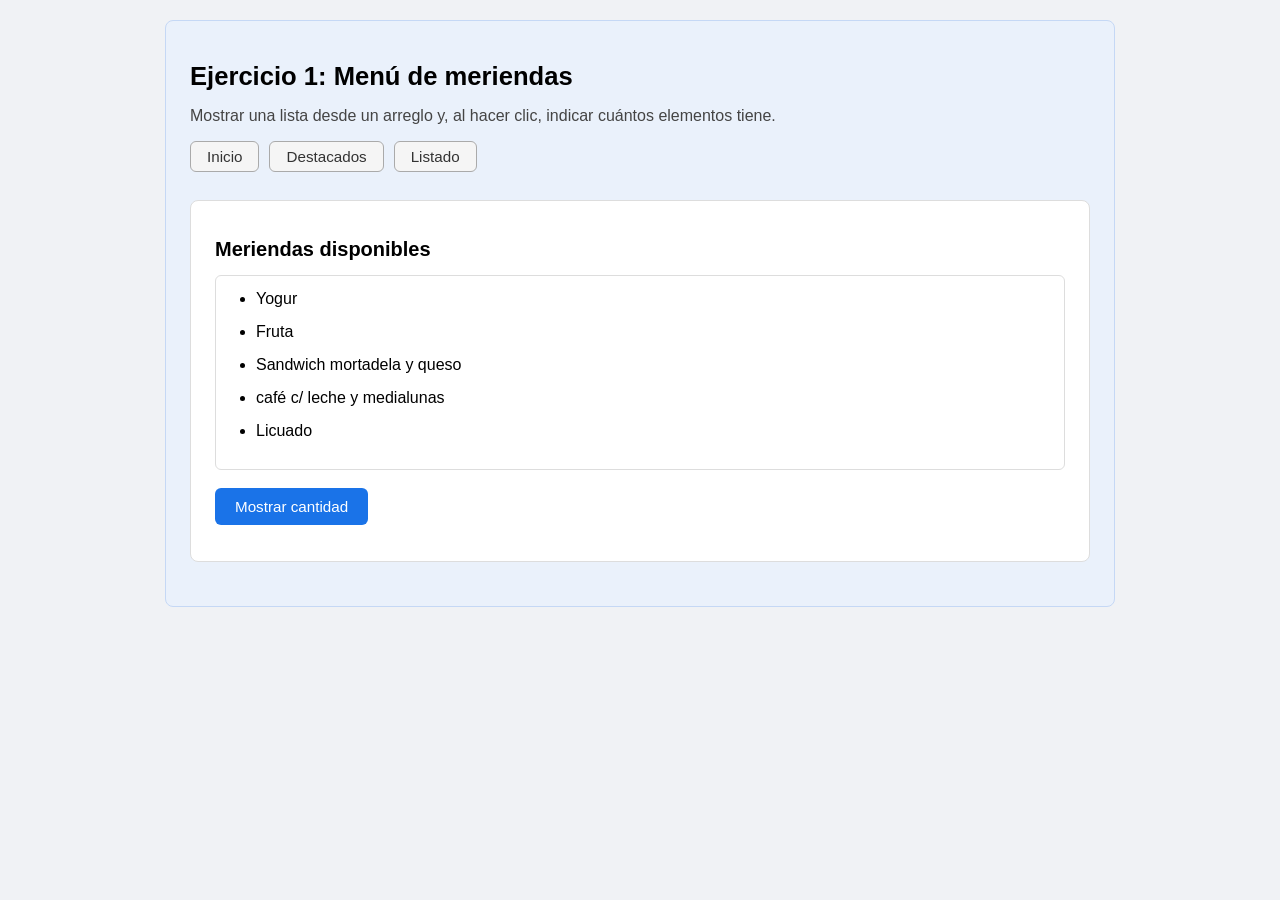
<file: index.html>
<!DOCTYPE html>
<html lang="es">
<head>
  <meta charset="UTF-8" />
  <meta name="viewport" content="width=device-width, initial-scale=1.0" />
  <title>Ejercicio 1: Menú de meriendas</title>
  <link rel="stylesheet" href="styles.css" />
</head>
<body>

  <div class="contenedor-principal">
    <h1>Ejercicio 1: Menú de meriendas</h1>
    <p class="descripcion">Mostrar una lista desde un arreglo y, al hacer clic, indicar cuántos elementos tiene.</p>

    <nav>
     <a href="index.html">Inicio</a>
     <a href="destacados.html">Destacados</a>
     <a href="listado.html">Listado</a>
    </nav>

    <div class="seccion">
      <h2>Meriendas disponibles</h2>
      <div id="lista-meriendas"></div>
      <button id="btn-cantidad">Mostrar cantidad</button>
      <p id="resultado"></p>
    </div>
  </div>
<!-- Ejercicio 1: menu de meriendas con arreglo y forEach -->
  <script>
    var meriendas = ["Yogur", "Fruta", "Sandwich mortadela y queso", "café c/ leche y medialunas", "Licuado"];

    var contenedor = document.getElementById("lista-meriendas");
    var ul = document.createElement("ul");

    meriendas.forEach(function(m) {
      var li = document.createElement("li");
      li.textContent = m;
      ul.appendChild(li);
    });

    contenedor.appendChild(ul);

    document.getElementById("btn-cantidad").addEventListener("click", function() {
      document.getElementById("resultado").textContent = "Cantidad: " + meriendas.length + " meriendas.";
    });
  </script>

</body>
</html>
</file>
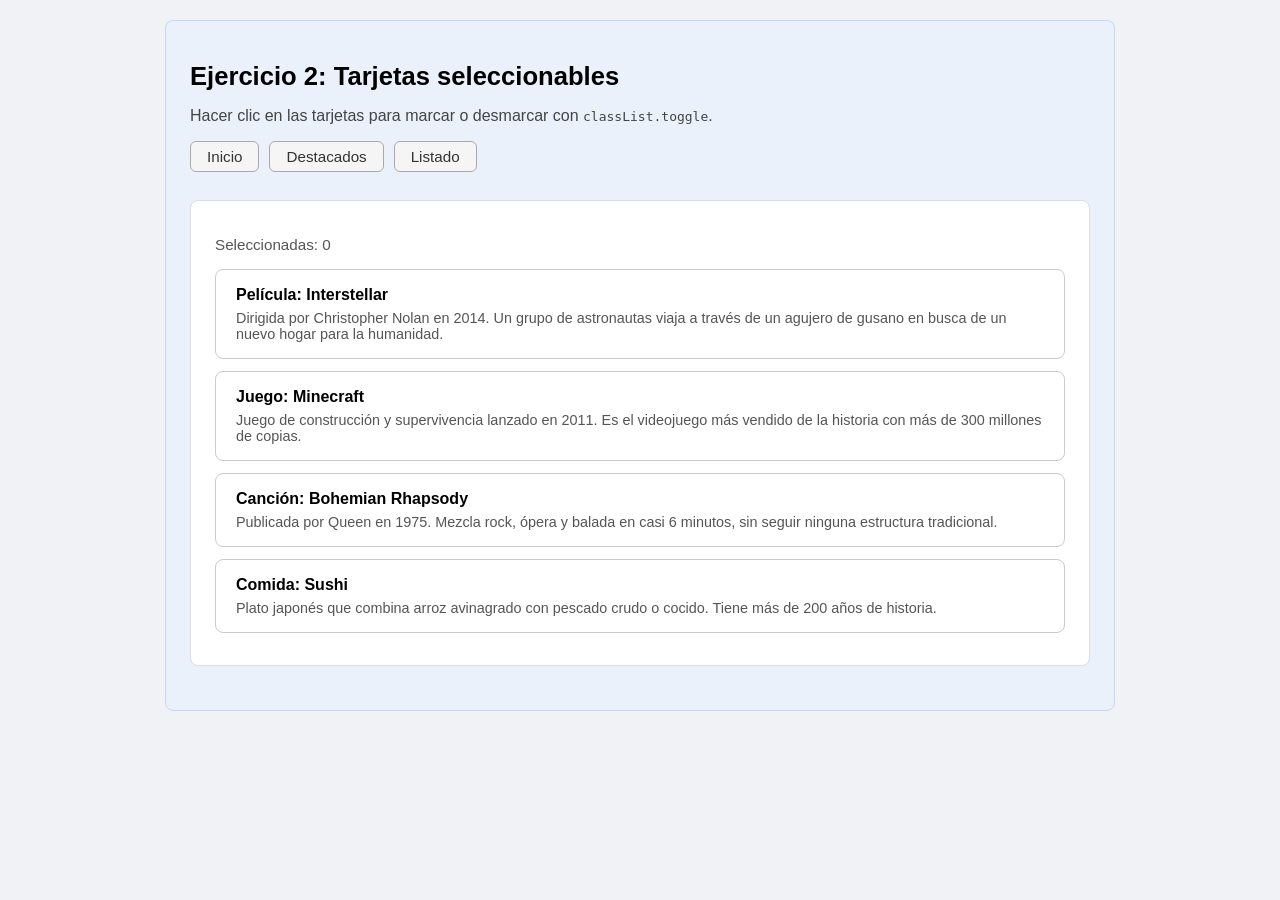
<file: destacados.html>
<!DOCTYPE html>
<html lang="es">
<head>
  <meta charset="UTF-8" />
  <meta name="viewport" content="width=device-width, initial-scale=1.0" />
  <title>Ejercicio 2: Tarjetas seleccionables</title>
  <link rel="stylesheet" href="styles.css" />
</head>
<body>

  <div class="contenedor-principal">
    <h1>Ejercicio 2: Tarjetas seleccionables</h1>
    <p class="descripcion">Hacer clic en las tarjetas para marcar o desmarcar con <code>classList.toggle</code>.</p>

    <nav>
      <a href="index.html">Inicio</a>
      <a href="destacados.html">Destacados</a>
      <a href="listado.html">Listado</a>
    </nav>
    <div class="seccion">
      <p id="contador">Seleccionadas: 0</p>
      <div id="cards-container"></div>
    </div>
  </div>
<!-- Ejercicio 2: tarjetas seleccionables con classList -->
  <script>
    var items = [
    { titulo: "Película: Interstellar", detalle: "Dirigida por Christopher Nolan en 2014. Un grupo de astronautas viaja a través de un agujero de gusano en busca de un nuevo hogar para la humanidad." },
    { titulo: "Juego: Minecraft", detalle: "Juego de construcción y supervivencia lanzado en 2011. Es el videojuego más vendido de la historia con más de 300 millones de copias." },
    { titulo: "Canción: Bohemian Rhapsody", detalle: "Publicada por Queen en 1975. Mezcla rock, ópera y balada en casi 6 minutos, sin seguir ninguna estructura tradicional." },
    { titulo: "Comida: Sushi",  detalle: "Plato japonés que combina arroz avinagrado con pescado crudo o cocido. Tiene más de 200 años de historia." }
  ];

    var contenedor = document.getElementById("cards-container");
    var contadorEl = document.getElementById("contador");

    function actualizarContador() {
      var n = document.querySelectorAll(".card.seleccionada").length;
      contadorEl.textContent = "Seleccionadas: " + n;
    }

    items.forEach(function(item) {
      var div = document.createElement("div");
      div.className = "card";
      div.innerHTML = "<h3>" + item.titulo + "</h3><p>" + item.detalle + "</p>";
      div.addEventListener("click", function() {
        div.classList.toggle("seleccionada");
        actualizarContador();
      });
      contenedor.appendChild(div);
    });
  </script>

</body>
</html>
</file>
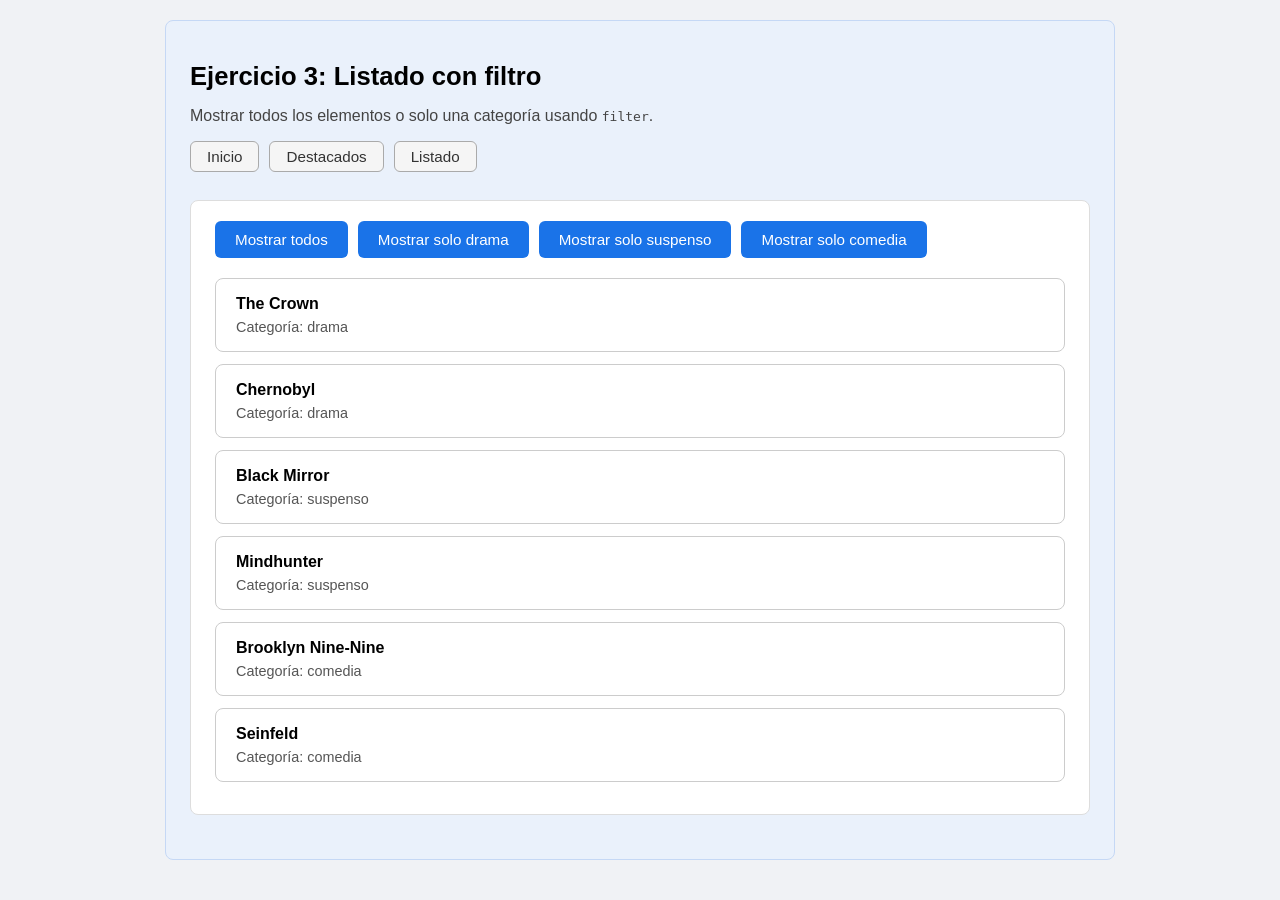
<file: listado.html>
<!DOCTYPE html>
<html lang="es">
<head>
  <meta charset="UTF-8" />
  <meta name="viewport" content="width=device-width, initial-scale=1.0" />
  <title>Ejercicio 3: Listado con filtro</title>
  <link rel="stylesheet" href="styles.css" />
</head>
<body>

  <div class="contenedor-principal">
    <h1>Ejercicio 3: Listado con filtro</h1>
    <p class="descripcion">Mostrar todos los elementos o solo una categoría usando <code>filter</code>.</p>

    <nav>
      <a href="index.html">Inicio</a>
      <a href="destacados.html">Destacados</a>
      <a href="listado.html">Listado</a>
    </nav>
    <div class="seccion">
      <div class="botones">
        <button id="btn-todos">Mostrar todos</button>
        <button id="btn-drama">Mostrar solo drama</button>
        <button id="btn-suspenso">Mostrar solo suspenso</button>
        <button id="btn-comedia">Mostrar solo comedia</button>
      </div>
      <div id="lista-elementos"></div>
    </div>
  </div>
<!-- Ejercicio 3: listado de series filtradas por categoria con filter -->

  <script>
   var elementos = [
  { nombre: "The Crown",        categoria: "drama" },
  { nombre: "Chernobyl",        categoria: "drama" },
  { nombre: "Black Mirror",     categoria: "suspenso" },
  { nombre: "Mindhunter",       categoria: "suspenso" },
  { nombre: "Brooklyn Nine-Nine", categoria: "comedia" },
  { nombre: "Seinfeld",         categoria: "comedia" }
];

var contenedor = document.getElementById("lista-elementos");

function renderizar(lista) {
  contenedor.innerHTML = "";
  lista.forEach(function(item) {
    var div = document.createElement("div");
    div.className = "card";
    div.innerHTML = "<h3>" + item.nombre + "</h3><p>Categoría: " + item.categoria + "</p>";
    contenedor.appendChild(div);
  });
}

document.getElementById("btn-todos").addEventListener("click", function() {
  renderizar(elementos);
});

document.getElementById("btn-drama").addEventListener("click", function() {
  var soloDrama = elementos.filter(function(item) {
    return item.categoria === "drama";
  });
  renderizar(soloDrama);
});

document.getElementById("btn-suspenso").addEventListener("click", function() {
  var soloSuspenso = elementos.filter(function(item) {
    return item.categoria === "suspenso";
  });
  renderizar(soloSuspenso);
});

document.getElementById("btn-comedia").addEventListener("click", function() {
  var soloComedia = elementos.filter(function(item) {
    return item.categoria === "comedia";
  });
  renderizar(soloComedia);
});

renderizar(elementos);
  </script>

</body>
</html>
</file>
<file: styles.css>
body {
  font-family: Arial, sans-serif;
  background-color: #f0f2f5;
  margin: 0;
  padding: 20px;
}

.contenedor-principal {
  background-color: #eaf1fb;
  border: 1px solid #c5d8f5;
  border-radius: 8px;
  padding: 24px;
  max-width: 900px;
  margin: 0 auto;
}

h1 {
  font-size: 1.6rem;
  margin-bottom: 8px;
}

p.descripcion {
  color: #444;
  margin-bottom: 16px;
}

nav {
  display: flex;
  gap: 10px;
  margin-bottom: 28px;
}

nav a {
  text-decoration: none;
  padding: 6px 16px;
  border: 1px solid #aaa;
  border-radius: 6px;
  color: #333;
  background: #f5f5f5;
  font-size: 0.95rem;
}

nav a:hover {
  background: #e0e0e0;
}

.seccion {
  background: #fff;
  border: 1px solid #ddd;
  border-radius: 8px;
  padding: 20px 24px;
  margin-bottom: 20px;
}

h2 {
  font-size: 1.25rem;
  margin-bottom: 14px;
}

button {
  background-color: #1a73e8;
  color: #fff;
  border: none;
  padding: 10px 20px;
  border-radius: 6px;
  font-size: 0.95rem;
  cursor: pointer;
}

button:hover {
  background-color: #1558b0;
}

/* --- index.html --- */
#lista-meriendas {
  border: 1px solid #ddd;
  border-radius: 6px;
  padding: 14px 20px;
  margin-bottom: 18px;
}

#lista-meriendas ul {
  margin: 0;
  padding-left: 20px;
}

#lista-meriendas li {
  margin-bottom: 15px;
  font-size: 1rem;
}

#resultado {
  margin-top: 14px;
  font-size: 1rem;
  color: #333;
}

/* --- destacados.html --- */
#contador {
  font-size: 0.95rem;
  color: #555;
  margin-bottom: 16px;
}

.card {
  border: 1px solid #ccc;
  border-radius: 8px;
  padding: 16px 20px;
  margin-bottom: 12px;
  cursor: pointer;
  background-color: #fff;
  transition: background-color 0.2s;
}

.card:hover {
  background-color: #f9f9f9;
}

.card.seleccionada {
  background-color: #d4f5d4;
  border-color: #5cb85c;
}

.card h3 {
  margin: 0 0 6px 0;
  font-size: 1rem;
}

.card p {
  margin: 0;
  font-size: 0.9rem;
  color: #555;
}

/* --- listado.html --- */
.botones {
  display: flex;
  gap: 10px;
  margin-bottom: 20px;
}
</file>
